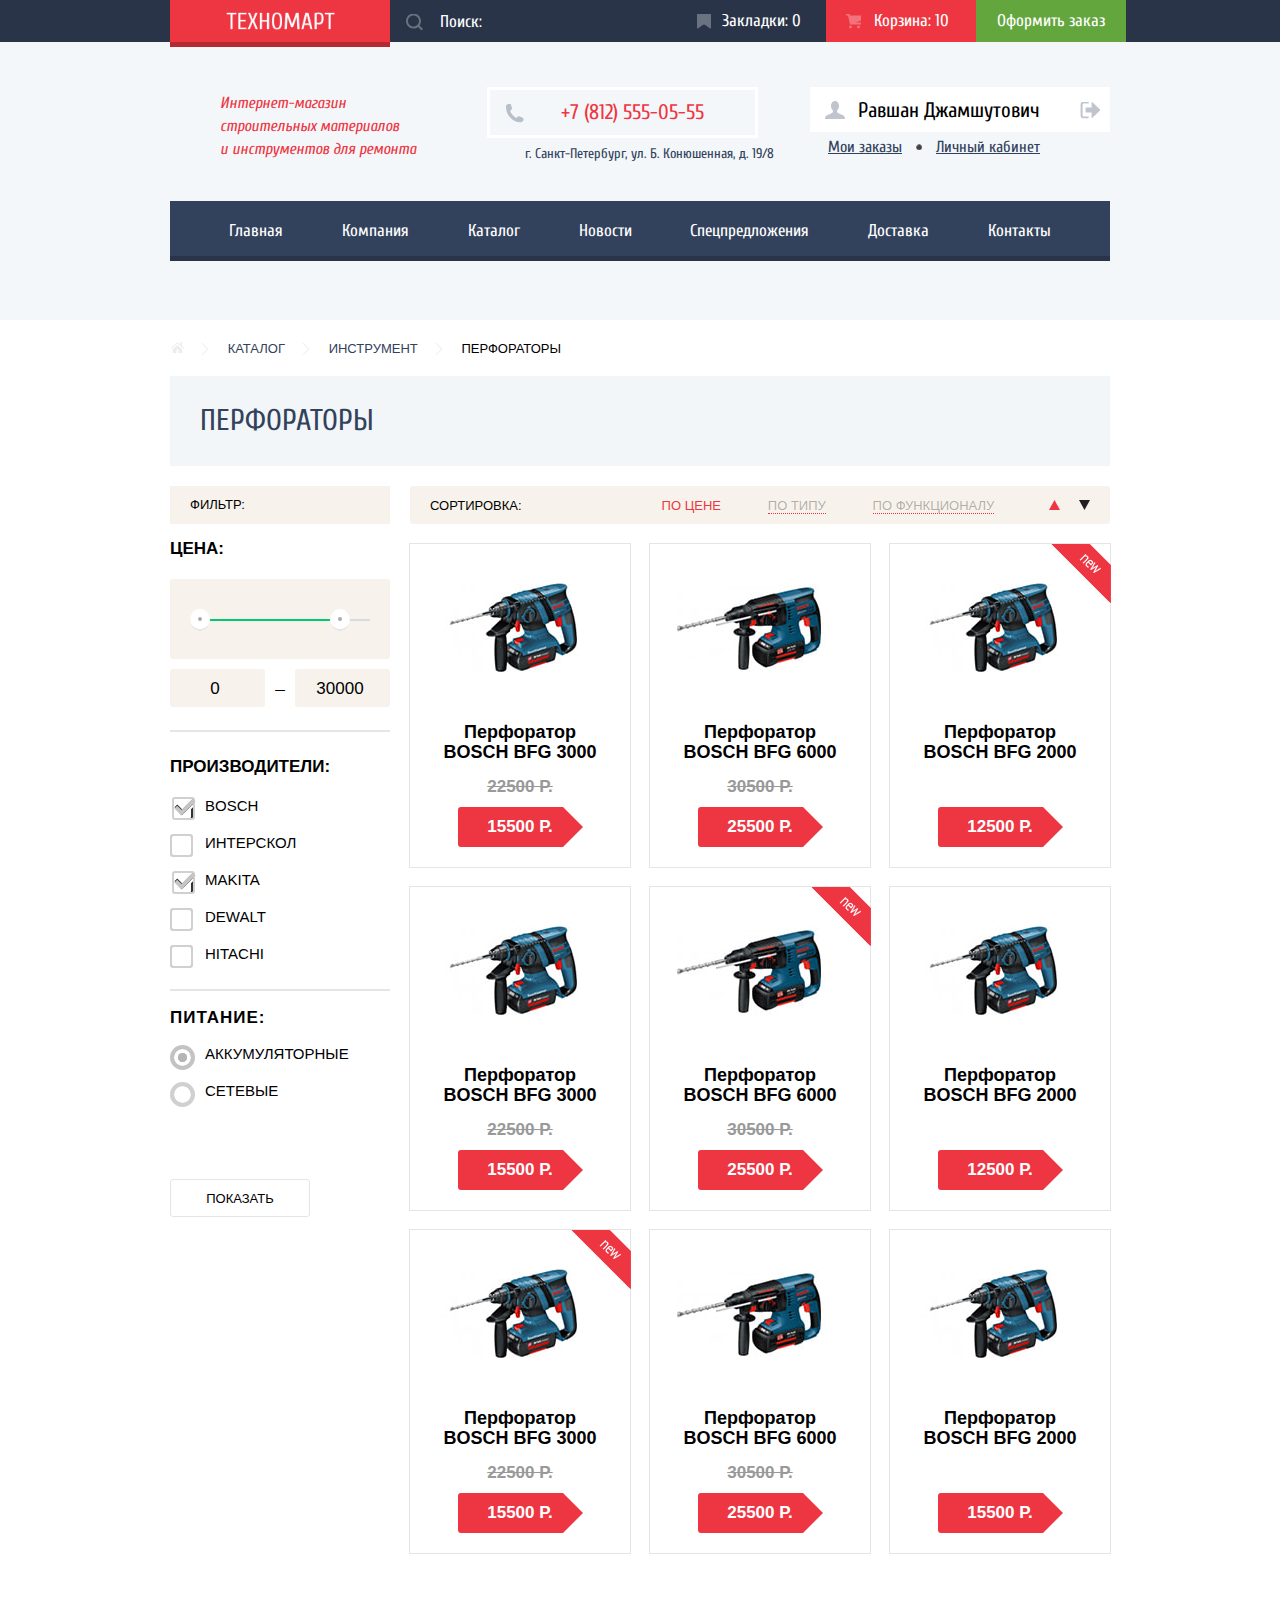
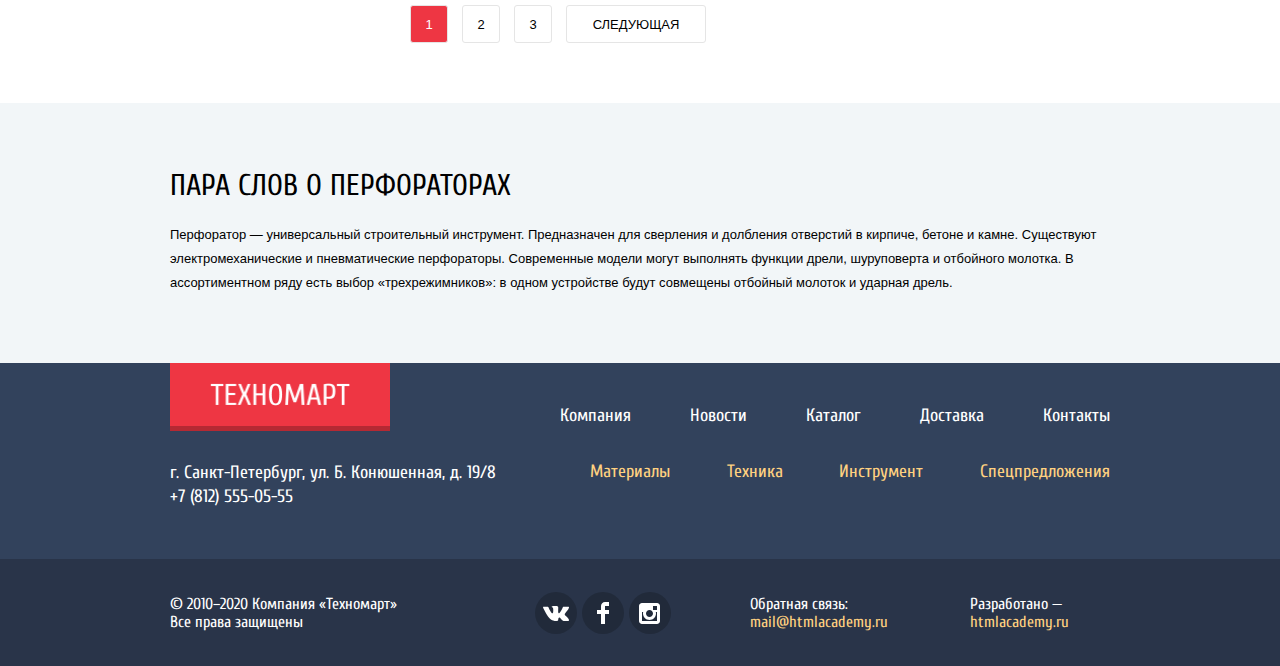
<file: catalog.html>
<!DOCTYPE html>
<html lang="ru">
  <head>
    <meta charset="utf-8">
    <title>HTML Academy: Техномарт</title>
    <link rel="shortcut icon" href="/img/favicon.ico" type="image/x-icon">
    <link rel="stylesheet" href="css/stlye-min.css"  type="text/css">
    <link rel="stylesheet" href="css/normalize-min.css"  type="text/css">
    <link href="https://fonts.googleapis.com/css?family=Cuprum:400,400i,700&display=swap&subset=cyrillic" rel="stylesheet">
  </head>
  <body>
    <header class="header">
      <div class="header__upper__outer">
        <section class="header__upper">
          <h2 class="visually-hidden">Панель управления</h2>
          <div class="wrapper-left">
            <a href="index.html" class="header__upper__logo"></a>
            <div class="header__upper__search">
              <form action="https://echo.htmlacademy.ru" method="post">
                <input type="search" name="search" id="search-field" placeholder="Перфоратор">
                <label for="search-field">Поиск:</label>
              </form>
            </div>
          </div>
          <div class="wrapper-right">
            <div class="header__upper__bookmarks">
              <a href="#" class="header__link__btn header__link__btn-bookmarks">
                Закладки: 0
              </a>
            </div>
            <div class="header__upper__cart">
              <a href="#" class="header__link__btn header__link__btn-cart header__link__btn-cart-active">
                Корзина: 10
              </a>
            </div>
            <div class="header__upper__order">
              <a href="#" class="header__link__btn header__link__btn-order">
                Оформить заказ
              </a>
            </div>
          </div>
        </section>
      </div>
      <div class="header__middle__outer">
        <section class="header__middle">
          <h2 class="visually-hidden">Панель пользователя</h2>
          <p class="header__middle__decription">
            Интернет-магазин <br>
            строительных материалов <br>
            и инструментов для ремонта
          </p>
          <div class="wrapper">
            <div class="header__middle__phone">
              <a href="tel:+78125550555">+7 (812) 555-05-55</a>
            </div>
            <p>г. Санкт-Петербург, ул. Б. Конюшенная, д. 19/8</p>
          </div>
          <div class="header__middle__wrapper-catalog">
            <button type="button" class="btn-logout">Равшан Джамшутович</button>
            <ul>
              <li><a href="#">Мои заказы</a></li>
              <li>&#9899;</li>
              <li><a href="#">Личный кабинет</a></li>             
            </ul>
          </div>
        </section>
        <div class="header__menu">
          <nav>
            <ul>
              <li><a href="index.html">Главная</a></li>
              <li><a href="">Компания</a></li>
              <li><a href="catalog.html">Каталог</a></li>
              <li><a href="">Новости</a></li>
              <li><a href="">Спецпредложения</a></li>
              <li><a href="">Доставка</a></li>
              <li><a href="">Контакты</a></li>
            </ul>
          </nav>
        </div>
      </div>
    </header>

    <main>
      <div class="crumps__outer">
        <section class="crumps">
          <h2 class="visually-hidden">Категории товаров</h2>
          <ul>
            <li><a href="index.html"><img src="img/icon-home.svg" width="14" height="12" alt="Главная страница"></a></li>
            <li><a href="">Каталог</a></li>
            <li><a href="">Инструмент</a></li>
            <li>Перфораторы</li>
          </ul>
          <h1>Перфораторы</h1> 
        </section>
      </div>
      <div class="filters-and-goods__outer">
        <div class="filters-and-goods__inner">
          <section class="filters">
            <h2>Фильтр:</h2>
            <form action="https://echo.htmlacademy.ru" method="post">
              <div class="filter__price">
                <span>Цена:</span>
                <div class="filter__price__range">
                  <div class="range-controls">
                    <div class="scale">
                      <div class="bar"></div>
                    </div>
                      <div class="range-toggle range-toggle-min"></div>
                      <div class="range-toggle range-toggle-max"></div>
                  </div>
                  <div class="price-controls">
                    <div class="price-controls-min">
                      <label for="min-price"></label>
                      <input type="number" name="min-price" id="min-price" value="0" >
                    </div>
                    &#822;
                    <div class="price-controls-max">
                      <label for="max-price"></label>
                      <input type="number" name="max-price" id="max-price" value="30000">
                    </div>
                  </div>
                </div>
              </div>
              <hr>
              <div class="filter-brands">
                <h3>Производители:</h3>
                <input type="checkbox" name="Bosch" id="brands-bosch" class="check__input visually-hidden" checked>
                <label for="brands-bosch" class="check">Bosch</label>
                <input type="checkbox" name="Interskol" id="brands-interskol" class="check__input visually-hidden">
                <label for="brands-interskol" class="check">Интерскол</label>
                <input type="checkbox" name="Makita" id="brands-makita" class="check__input visually-hidden" checked>
                <label for="brands-makita" class="check">Makita</label>
                <input type="checkbox" name="Dewalt" id="brands-dewalt" class="check__input visually-hidden">
                <label for="brands-dewalt" class="check">Dewalt</label>
                <input type="checkbox" name="Hitachi" id="brands-hitachi" class="check__input visually-hidden">
                <label for="brands-hitachi" class="check">Hitachi</label>
                
              </div>
              <hr>
              <div class="filter-power">
                <h3>Питание:</h3>
                <input type="radio" name="power" id="power-portable" value="portable" class="radio__input visually-hidden" checked>
                <label for="power-portable" class="radio">Аккумуляторные</label>
                <input type="radio" name="power" id="power-unportable" value="unportable" class="radio__input visually-hidden">
                <label for="power-unportable" class="radio">Сетевые</label>
              </div>
              
              <button class="btn-white btn-white-filter" type="submit">Показать</button>
            </form>
          </section>
          <section class="goods">
            <h2 class="visually-hidden">Каталог карточек товаров</h2>
            <div class="goods__sorting">
              <h3>Сортировка:</h3>
              <ul class="goods__sorting__buttons">
                <li><a href="#" class="goods__button-active">по цене</a></li>
                <li><a href="#">по типу</a></li>
                <li><a href="#">по функционалу</a></li>
              </ul>
              <ul class="goods__sorting__arrows">
                <li><a href=""><img src="img/icon-up-dir.svg" alt="Сортировка по возрастанию"></a></li>
                <li><a href=""><img src="img/icon-down-dir.svg" alt="Сортировка по убыванию"></a></li>
              </ul>
            </div>
            <ul class="goods__cards">
              <li>
                <div class="goods__cards__item">
                  <div class="flag">новинка</div>
                  <div class="actions">
                    <a href="#" class="item__buy">
                      Купить</a>
                    <a href="#" class="item__bookmark">В закладки</a>
                  </div>
                  <div class="goods__cards__item__image">
                    <img src="img/Perforator_2.jpg" width="218" height="168" alt="Перфоратор Bosch. Модель - BFG 3000">
                  </div>
                  <div class="item__title">Перфоратор BOSCH BFG 3000</div>
                  <div class="item__discount">22500 Р.</div>
                  <div class="item__price">15500 Р.</div>
                </div>
              </li>
              <li>
                <div class="goods__cards__item">
                  <div class="flag">новинка</div>
                  <div class="actions">
                    <a href="#" class="item__buy">Купить</a>
                    <a href="#" class="item__bookmark">В закладки</a>
                  </div>
                  <div class="goods__cards__item__image">
                    <img src="img/Perforator_3.jpg" width="218" height="168" alt="Перфоратор Bosch. Модель -  BFG 6000">
                  </div>
                  <div class="item__title">Перфоратор BOSCH BFG 6000</div>
                  <div class="item__discount">30500 Р.</div>
                  <div class="item__price">25500 Р.</div>
                </div>
              </li>
              <li>
                <div class="goods__cards__item">
                  <div class="flag flag-new">новинка</div>
                  <div class="actions">
                    <a href="#" class="item__buy">Купить</a>
                    <a href="#" class="item__bookmark">В закладки</a>
                  </div>
                  <div class="goods__cards__item__image">
                    <img src="img/Perforator_2.jpg" width="218" height="168" alt="Перфоратор Bosch. Модель -  BFG 2000">
                  </div>
                  <div class="item__title">Перфоратор BOSCH BFG 2000</div>
                  <div class="item__discount"></div>
                  <div class="item__price">12500 Р.</div>
                </div>
              </li>
              <li>
                <div class="goods__cards__item">
                  <div class="flag">новинка</div>
                  <div class="actions">
                    <a href="#" class="item__buy">Купить</a>
                    <a href="#" class="item__bookmark">В закладки</a>
                  </div>
                  <div class="goods__cards__item__image">
                    <img src="img/Perforator_2.jpg" width="218" height="168" alt="Перфоратор Bosch. Модель -  BFG 3000">
                  </div>
                  <div class="item__title">Перфоратор BOSCH BFG 3000</div>
                  <div class="item__discount">22500 Р.</div>
                  <div class="item__price">15500 Р.</div>
                </div>
              </li>
              <li>
                <div class="goods__cards__item">
                  <div class="flag flag-new">новинка</div>
                  <div class="actions">
                    <a href="#" class="item__buy">Купить</a>
                    <a href="#" class="item__bookmark">В закладки</a>
                  </div>
                  <div class="goods__cards__item__image">
                    <img src="img/Perforator_3.jpg" width="218" height="168" alt="Перфоратор Bosch. Модель -  BFG 6000">
                  </div>
                  <div class="item__title">Перфоратор BOSCH BFG 6000</div>
                  <div class="item__discount">30500 Р.</div>
                  <div class="item__price">25500 Р.</div>
                </div>
              </li>
              <li>
                <div class="goods__cards__item">
                  <div class="flag">новинка</div>
                  <div class="actions">
                    <a href="#" class="item__buy">Купить</a>
                    <a href="#" class="item__bookmark">В закладки</a>
                  </div>
                  <div class="goods__cards__item__image">
                    <img src="img/Perforator_2.jpg" width="218" height="168" alt="Перфоратор Bosch. Модель -  BFG 2000">
                  </div>
                  <div class="item__title">Перфоратор BOSCH BFG 2000</div>
                  <div class="item__discount"></div>
                  <div class="item__price">12500 Р.</div>
                </div>
              </li>
              <li>
                <div class="goods__cards__item">
                  <div class="flag flag-new">новинка</div>
                  <div class="actions">
                    <a href="#" class="item__buy">Купить</a>
                    <a href="#" class="item__bookmark">В закладки</a>
                  </div>
                  <div class="goods__cards__item__image">
                    <img src="img/Perforator_2.jpg" width="218" height="168" alt="Перфоратор Bosch. Модель -   BFG 3000">
                  </div>
                  <div class="item__title">Перфоратор BOSCH BFG 3000</div>
                  <div class="item__discount">22500 Р.</div>
                  <div class="item__price">15500 Р.</div>
                </div>
              </li>
              <li>
                <div class="goods__cards__item">
                  <div class="flag">новинка</div>
                  <div class="actions">
                    <a href="#" class="item__buy">Купить</a>
                    <a href="#" class="item__bookmark">В закладки</a>
                  </div>
                  <div class="goods__cards__item__image">
                    <img src="img/Perforator_3.jpg" width="218" height="168" alt="Перфоратор Bosch. Модель -   BFG 6000">
                  </div>
                  <div class="item__title">Перфоратор BOSCH BFG 6000</div>
                  <div class="item__discount">30500 Р.</div>
                  <div class="item__price">25500 Р.</div>
                </div>
              </li>
              <li>
                <div class="goods__cards__item">
                  <div class="flag">новинка</div>
                  <div class="actions">
                    <a href="#" class="item__buy">Купить</a>
                    <a href="#" class="item__bookmark">В закладки</a>
                  </div>
                  <div class="goods__cards__item__image">
                    <img src="img/Perforator_2.jpg" width="218" height="168" alt="Перфоратор Bosch. Модель -   BFG 2000">
                  </div>
                  <div class="item__title">Перфоратор BOSCH BFG 2000</div>
                  <div class="item__discount"></div>
                  <div class="item__price">15500 Р.</div>
                </div>
              </li>
              
            </ul>
            <ul class="goods__pages">
              <li><button type="button" class="btn-white btn-white-number btn-white-number-active">1</button></li>
              <li><button type="button" class="btn-white btn-white-number">2</button></li>
              <li><button type="button" class="btn-white btn-white-number">3</button></li>
              <li><button type="button" class="btn-white btn-white-filter">Следующая</button></li>
            </ul> 
          </section>
        </div>
      </div>
      <div class="info__outer">
        <section class="info">
          <h2>Пара слов о перфораторах</h2>
          <p>
            Перфоратор — универсальный строительный инструмент. Предназначен для сверления и долбления отверстий в кирпиче, бетоне и камне.
            Существуют электромеханические и пневматические перфораторы. Современные модели могут выполнять функции дрели, шуруповерта и отбойного молотка. 
            В ассортиментном ряду есть выбор «трехрежимников»: в одном устройстве будут совмещены отбойный молоток и ударная дрель.
          </p>
        </section>
      </div>
    </main>
 
    <footer class="footer">
      <div class="footer__upper__outer">
        <div class="footer__upper">
          <div>
            <a href="index.html" class="header__upper__logo footer__upper__logo"></a>
          </div>
          <ul>
            <li><a href="">Компания</a></li>
            <li><a href="">Новости</a></li>
            <li><a href="catalog.html">Каталог</a></li>
            <li><a href="">Доставка</a></li>
            <li><a href="">Контакты</a></li>
          </ul>
        </div>
        <div class="footer__bottom">
          <ul>
            <li><a href="">Материалы</a></li>
            <li><a href="">Техника</a></li>
            <li><a href="">Инструмент</a></li>
            <li><a href="">Спецпредложения</a></li>
          </ul>
          <p>
            г. Санкт-Петербург, ул. Б. Конюшенная, д. 19/8<br>
            <a href="tel:+78125550555" class="footer__phone-link">+7 (812) 555-05-55</a>
          </p>
        </div>
      </div>
      <div class="footer__original__outer">
        <div class="footer__original">
          <p>
            © 2010–2020 Компания «Техномарт»<br>
            Все права защищены
          </p>
          <div class="footer__original__socials">
            <a href="https://vk.com/" target="_blank" class="footer__original__socials__icon icon-vk"></a>
            <a href="https://fb.com/" target="_blank" class="footer__original__socials__icon icon-fb"></a>
            <a href="https://instagram.com/" target="_blank" class="footer__original__socials__icon icon-ig"></a> 
          </div>
          <div class="footer__original__developer">
            <p>
              Обратная связь:<br>
              <a href="mailto:mail@htmlacademy.ru">mail@htmlacademy.ru</a>
            </p>
            <p>
              Разработано —<br>
              <a href="https://htmlacademy.ru/intensive/htmlcss" target="_blank"><span>htmlacademy.ru</span></a>
            </p>
          </div>
        </div>
      </div>
    </footer>
    <section class="modal modal-bought visually-hidden">
      <button type="button" class="modal-btn-close">Закрыть всплывающее окно</button>
      <div>
        <img src="img/icon-apply-green.svg" width="66" height="66" alt="Успешно!">
        <h2>Товар добавлен в корзину!</h2>
      </div>
      <div>
        <a href="#">Оформить заказ</a>
        <button type="button" class="modal-btn-continue">Продолжить покупки</button>
      </div>
    </section>
  </body>
</html>
</file>
<file: css/stlye-min.css>
@keyframes bounce{0%{transform:translateY(-2000px)}70%{transform:translateY(30px)}90%{transform:translateY(-10px)}100%{transform:translateY(0)}}@keyframes shake{0%,100%{transform:translateX(0)}10%,30%,50%,70%,90%{transform:translateX(-2px)}20%,40%,60%,80%{transform:translateX(2px)}}html{box-sizing:border-box}*,::before,::after{box-sizing:inherit}body{min-width:940px;padding:0;margin:0;font-family:'Cuprum','Arial Narrow',sans-serif}img{max-width:100%;height:auto}a{text-decoration:none}.visually-hidden{position:absolute;width:1px;height:1px;margin:-1px;padding:0;border:0;clip:rect(0 0 0 0);overflow:hidden}.header__upper__outer{width:100%;height:100%;background:#293449}.header__upper{display:flex;justify-content:space-between;width:940px;max-width:100%;height:42px;margin:0 auto;font-size:17px;color:#fff;background:#293449}.header__upper a{color:#fff}.header__upper__logo{display:block;min-width:220px;min-height:42px;line-height:42px;text-align:center;background-color:#ee3643;background-image:url(../img/logo-big.png);background-position:50% 50%;background-repeat:no-repeat;background-size:109px;box-shadow:0 5px 0 #b52933;outline:none;transition:ease .2s}.header__upper__logo:hover,.header__upper__logo:focus{background-color:#ca2c37;box-shadow:0 5px 0 #9a212a}.header__upper__logo:active{background-color:#ba2732;box-shadow:0 5px 0 #8e1e26}.header__upper__search{min-width:270px;line-height:42px;vertical-align:middle}.header__upper__search label{position:absolute;top:1px;left:0;display:block;width:100%;height:100%;padding-left:50px;font-size:17px}.header__upper__search input[type=search]{position:relative;width:100%;min-height:42px;padding-left:50px;border:none;outline:none;line-height:40px;background-color:transparent;font-family:'Cuprum','Arial Narrow',sans-serif;font-size:17px;color:#fff}.header__upper__search input[type=search]::-webkit-input-placeholder{color:#000;opacity:0}.header__upper__search input[type=search]:focus::-webkit-input-placeholder,.header__upper__search input[type=search]:active::-webkit-input-placeholder{opacity:1}.header__upper__search input[type=search]:-moz-placeholder{color:#000;opacity:0}.header__upper__search input[type=search]:focus:-moz-placeholder,.header__upper__search input[type=search]:active:-moz-placeholder{opacity:1}.header__upper__search input[type=search]::-moz-placeholder{color:#000;opacity:0}.header__upper__search input[type=search]:focus::-moz-placeholder,.header__upper__search input[type=search]:active::-moz-placeholder{opacity:1}.header__upper__search input[type=search]:-ms-input-placeholder{color:#000;opacity:0}.header__upper__search input[type=search]:focus:-ms-input-placeholder,.header__upper__search input[type=search]:active:-ms-input-placeholder{opacity:1}.header__upper__search input[type=search]:hover{background-color:#212a3a}.header__upper__search input[type=search]:active,.header__upper__search input[type=search]:focus{color:#000;background-color:#fff;background-image:url(../img/icon-search-red.svg);background-position:16px 13px;background-repeat:no-repeat}.header__upper__search input[type=search]:focus + label,.header__upper__search input[type=search]:active + label{opacity:0}.header__upper__search{position:relative}input[type=search] + label::before{position:absolute;content:"";top:50%;left:16px;display:block;width:17px;height:17px;background-image:url(../img/icon-search.svg);background-position:50% 50%;background-repeat:no-repeat;opacity:.3;transform:translateY(-50%)}input[type=search] + label:hover::before{opacity:1}.header__link__btn{display:block;min-width:150px;min-height:42px;text-align:center;line-height:42px;transition:ease .2s}.header__link__btn-bookmarks{position:relative;padding-left:20px;outline:none;background-color:#293449}.header__link__btn-bookmarks:hover,.header__link__btn-bookmarks:focus{background-color:#212a3a}.header__link__btn-bookmarks:active{opacity:.6}.header__link__btn-bookmarks::before{position:absolute;content:"";top:50%;left:15px;width:15px;height:15px;background:url(../img/icon-bookmark.svg) 50% 50% no-repeat;opacity:.3;transform:translateY(-50%);transition:ease .2s}.header__link__btn-bookmarks:hover::before,.header__link__btn-bookmarks:focus::before{opacity:1}.header__link__btn-cart{position:relative;padding-left:20px;outline:none;background-color:#293449}.header__link__btn-cart:hover,.header__link__btn-cart:focus{background-color:#212a3a}.header__link__btn-cart:active{opacity:.6}.header__link__btn-cart::before{position:absolute;content:"";top:50%;left:18px;width:15px;height:15px;background:url(../img/icon-cart.svg) 50% 50% no-repeat;opacity:.3;transform:translateY(-50%);transition:ease .2s}.header__link__btn-cart:hover::before,.header__link__btn-cart:focus::before{opacity:1}.header__link__btn-cart-active{background-color:#ee3643}.header__link__btn-cart-active:hover,.header__link__btn-cart-active:focus{background-color:#ca2c37}.header__link__btn-order{outline:none;background-color:#63a63e;transition:ease .2s}.header__link__btn-order:hover,.header__link__btn-order:focus{background-color:#5fbb2d}.header__link__btn-order:active{opacity:.6}.header__middle__outer{width:100%;min-height:278px;background:#f4f7f9}.header__middle{display:flex;justify-content:space-between;align-items:flex-start;width:940px;max-width:100%;margin:0 auto;padding-top:45px;padding-bottom:25px}.header__middle__decription{width:200px;margin:0;padding:0;margin-top:5px;margin-left:50px;margin-bottom:15px;font-size:16px;font-style:italic;line-height:23px;color:#ee3643}.header__middle .wrapper{width:300px}.header__middle__phone{position:relative;width:265px;min-height:40px;margin:0;padding:0;margin-top:5px;margin-left:27px;padding-left:20px;outline:3px solid #fff;font-size:21px;line-height:40px;text-align:center;color:#ee3643}.header__middle__phone a{color:#ee3643}.header__middle__phone::before{position:absolute;content:"";top:50%;left:15px;width:19px;height:19px;background:url(../img/icon-phone.svg) 50% 50% no-repeat;transform:translateY(-50%)}.header__middle__phone + p{width:265px;margin-top:10px;margin-left:27px;font-size:14px;text-align:center;color:#32425c}.header__middle__wrapper{width:300px;padding-left:20px}.header__middle .btn{position:relative;display:inline-block;float:left;min-width:120px;min-height:45px;margin-right:10px;padding-left:25px;border:none;outline:none;font-family:'Cuprum','Arial Narrow',sans-serif;font-size:21px;line-height:45px;text-align:center;vertical-align:middle;color:#000;background-color:#fff;cursor:pointer;transition:ease .2s}.header__middle__wrapper .btn::before{position:absolute;content:"";top:50%;left:15px;width:20px;height:17px;background:url(../img/icon-login.svg) 50% 50% no-repeat;opacity:.3;transform:translateY(-50%);transition:ease .2s}.header__middle__wrapper .btn:hover::before,.header__middle__wrapper .btn:focus::before{opacity:1}.header__middle__wrapper .btn:active::before{opacity:.3}.header__middle .btn:hover,.header__middle .btn:focus{color:#ee3643}.header__middle .btn:active{color:rgba(0,0,0,0.3)}.header__middle .link-btn{display:inline-block;min-width:150px;min-height:45px;margin-bottom:10px;padding:0 10px;border:none;outline:none;font-size:21px;line-height:45px;text-align:center;vertical-align:middle;color:#000;background-color:#fff;transition:ease .2s}.header__middle .link-btn:hover,.header__middle .link-btn:focus{color:#ee3643}.header__middle .link-btn:active{color:rgba(0,0,0,0.3)}.header__menu ul{display:flex;justify-content:space-around;align-items:center;flex-wrap:wrap;width:940px;max-width:100%;height:60px;margin:0 auto;padding:0}.header__menu li{height:60px;flex-grow:1;flex-shrink:0;background:#32425c;list-style:none;box-shadow:inset 0 -5px 0 #293449;transition:ease .2s;cursor:pointer}.header__menu li:first-child{padding-left:30px}.header__menu li:last-child{padding-right:30px}.header__menu li:hover,.header__menu a:focus{background:#293449}.header__menu li:active a,.header__menu li:active{background-color:#1d2739;color:rgba(255,255,255,0.5);box-shadow:inset 0 -5px 0 #1d2739}.header__menu a{display:block;width:100%;height:100%;padding-left:10px;padding-right:10px;outline:none;color:#fff;font-size:17px;text-align:center;line-height:60px;transition:ease .2s}.catalog{display:-ms-grid;display:grid;gap:20px;-ms-grid-columns:300px 20px 300px 20px 300px;grid-template-columns:300px 300px 300px;-ms-grid-rows:123px 20px 123px 20px 123px;grid-template-rows:123px 123px 123px;width:940px;max-width:100%;margin:0 auto;padding-top:60px;padding-bottom:50px}.catalog > :nth-child(3){-ms-grid-row:1;-ms-grid-column:1}.catalog > :nth-child(4){-ms-grid-row:1;-ms-grid-column:3}.catalog > :nth-child(5){-ms-grid-row:1;-ms-grid-column:5}.catalog > :nth-child(6){-ms-grid-row:3;-ms-grid-column:1}.catalog > :nth-child(7){-ms-grid-row:3;-ms-grid-column:5}.catalog > :nth-child(8){-ms-grid-row:5;-ms-grid-column:5}.catalog > :nth-child(9){-ms-grid-row:5;-ms-grid-column:1}.catalog > :nth-child(10){-ms-grid-row:5;-ms-grid-column:3}.catalog > :nth-child(11){-ms-grid-row:5;-ms-grid-column:5}.catalog__card{position:relative;margin-bottom:20px;width:100%;height:123px;font-size:24px;line-height:30px;color:#fff}.catalog__card .flag{right:0}.catalog__card h3{max-width:200px;margin:0;margin-top:20px;margin-left:25px;font-size:24px}.catalog__card a{position:absolute;top:60px;left:25px;display:block;width:135px;border-radius:3px;outline:none;min-height:38px;font-size:14px;line-height:38px;text-align:center;text-transform:uppercase;color:#fff;background-color:rgba(0,0,0,0.1);transition:ease .2s}.catalog__card a:hover,.catalog__card a:focus{background-color:rgba(0,0,0,0.2)}.catalog__card a:active{background-color:rgba(0,0,0,0.3)}.catalog__card-materials{background-color:#ffbf47}.catalog__card-materials::after{position:absolute;content:"";top:50%;right:40px;width:44px;height:66px;background:url(../img/icon-1.svg) 50% 50% no-repeat;transform:translateY(-50%)}.catalog__card-instrument{background-color:#3bbce3}.catalog__card-instrument::after{position:absolute;content:"";top:50%;right:30px;width:75px;height:61px;background:url(../img/icon-2.svg) 50% 50% no-repeat;transform:translateY(-50%)}.catalog__card-technic{background-color:#dc91d8}.catalog__card-technic::after{position:absolute;content:"";top:50%;right:30px;width:78px;height:62px;background:url(../img/icon-3.svg) 50% 50% no-repeat;transform:translateY(-50%)}.catalog__card-discount{background-color:#8ed78f}.catalog__card-discount::after{position:absolute;content:"";top:50%;right:45px;width:59px;height:72px;background:url(../img/icon-4.svg) 50% 50% no-repeat;transform:translateY(-50%)}.catalog__card-delivery{background-color:#ffc047}.catalog__card-delivery::after{position:absolute;content:"";top:50%;right:30px;width:78px;height:63px;background:url(../img/icon-5.svg) 50% 50% no-repeat;transform:translateY(-50%)}.slider{position:relative;-ms-grid-column:1;grid-column-start:1;-ms-grid-column-span:3;grid-column-end:3;-ms-grid-row:3;grid-row-start:2;-ms-grid-row-span:3;grid-row-end:4;width:620px;margin-bottom:20px}.slider input{display:none}.slider__controls{position:absolute;bottom:15px;left:50%;z-index:3;text-align:center;-webkit-transform:translateX(-50%);transform:translateX(-50%)}.slider__controls .slider__btn{display:inline-block;width:10px;height:10px;margin:0 3px;border:2px solid #fff;border-radius:50%;text-align:center;vertical-align:middle;background-color:#fff;cursor:pointer;box-shadow:0 0 2px 0 rgba(0,0,0,0.8);transition:background-color .2s}.slider__controls .slider__arrow-left{position:absolute;left:-265px;bottom:80px;z-index:3;display:inline-block;width:22px;height:40px;margin:0;text-align:center;vertical-align:middle;background:url(../img/icon-arrow-left.svg) 50% 50% no-repeat;cursor:pointer}.slider__controls .slider__arrow-right{position:absolute;left:285px;bottom:80px;z-index:3;display:inline-block;width:22px;height:40px;margin:0;text-align:center;vertical-align:middle;background:url(../img/icon-arrow-right.svg) 50% 50% no-repeat;cursor:pointer}#btn-1:checked ~ .slider__controls .slider__btn[for="btn-1"]{background-color:#ee3643}#btn-2:checked ~ .slider__controls .slider__btn[for="btn-2"]{background-color:#ee3643}#btn-1:checked ~ .slider__inner .sliders__lides{transform:translate(0)}#btn-2:checked ~ .slider__inner .slider__slides{transform:translate(-620px)}.slider__inner{overflow:hidden}.slider__slides{width:200%;color:#fff;transition:transform .8s ease}.slider__slide-1{position:relative}.slider__slide-2{position:relative}.slider__slides h2{position:absolute;top:20px;left:30px;margin:0;font-size:36px;text-transform:uppercase}.slider__slides p{position:absolute;top:60px;left:30px;margin:0;font-size:18px}.slider__slides div{float:left;width:620px;height:266px}.slider .btn-link-red{position:absolute;left:25px;bottom:5px;width:195px}.popular{width:940px;max-width:100%;margin:0 auto}.popular__heading,.brands__heading{display:flex;justify-content:space-between;align-items:center;height:90px;margin-bottom:20px;padding:0 25px 0 30px;background-color:#f9f5f0}.popular h2,.brands__heading h2{margin:0;margin-right:20px;font-size:30px;font-weight:400;text-transform:uppercase;color:#32425c}.popular a,.brands__heading a{width:253px}.popular ul{display:flex;justify-content:space-between;flex-wrap:wrap;margin:0;padding:0;font-family:'PT Sans','Tahoma',sans-serif;list-style:none}.brands{width:940px;max-width:100%;margin:0 auto;padding-bottom:70px}.brands__wrapper{display:flex;justify-content:space-between;flex-wrap:wrap;margin:0;padding:0;list-style:none}.brands__wrapper__item{position:relative;display:flex;justify-content:center;align-items:center;width:218px;height:143px;margin-bottom:20px;border:1px solid #e5e5e5;outline:none;background-position:50% 50%;background-repeat:no-repeat;transition:ease .2s}.brands__wrapper__item:hover,.brands__wrapper__item:focus{border:none;box-shadow:0 0 10px rgba(41,52,73,0.25)}.brands__wrapper__item:active{box-shadow:0 0 10px rgba(41,52,73,1);opacity:.3}.features__outer{background-color:#f4f8fa}.features{width:940px;max-width:100%;margin:0 auto;padding-top:60px;padding-bottom:0}.features__title{margin:0;margin-bottom:25px;font-size:30px;font-weight:400;text-transform:uppercase}.features p{width:400px;padding:0;margin:0;margin-bottom:65px;font-family:'PT Sans','Tahoma',sans-serif;font-size:13px;line-height:24px}.features__bottom{position:relative;display:flex;justify-content:flex-start}.features__bottom__buttons{position:relative;width:240px;margin-right:80px;margin-bottom:95px}.features__bottom__buttons::after{content:"";position:absolute;right:0;top:-25%;z-index:2;width:10px;height:279px;background:url(../img/btns-shadow.png) 100% 50% no-repeat}.features__bottom__buttons ul{margin:0;padding:0;list-style:none}.features__bottom__buttons__btn{display:block;z-index:-1;width:240px;min-height:65px;padding-left:25px;border-top:1px solid #405069;border-bottom:1px solid #293449;border-left:none;border-right:none;outline:none;font-family:'Cuprum','Arial Narrow',sans-serif;font-size:21px;font-weight:700;text-align:left;color:#fff;background-color:#32425c;cursor:pointer;transition:ease .2s}.features__bottom__buttons__btn:hover,.features__bottom__buttons__btn:focus{background-color:#293449}.features__bottom__buttons__btn-active{border:none;color:#32425c;background-color:#fff}.features__bottom__buttons__btn-active:hover,.features__bottom__buttons__btn-active:focus{background-color:#fff}.features__bottom__text{justify-self:center}.features__bottom__text h2{margin:0;margin-bottom:25px;font-size:36px;font-weight:400;text-transform:uppercase;color:#32425c}.features__bottom__text p{position:relative;z-index:2;width:375px}.features__bottom__text--delivery p{width:275px}.features__bottom__text img{position:absolute;display:block;right:0;bottom:0;z-index:1}.features__bottom__img{width:500px;height:280px;background:url(../img/services-car.png) 100% 100% no-repeat}.columns-2__outer{position:relative;z-index:2;width:100%;min-height:500px;padding-top:80px;padding-bottom:80px}.columns-2{display:flex;justify-content:space-between;width:940px;max-width:100%;margin:0 auto}.about{margin-right:140px}.about h2,.contacts h2{margin:0;margin-bottom:25px;font-size:30px;font-weight:400;text-transform:uppercase}.about p,.contacts p{margin:0;padding:0;margin-bottom:20px;font-family:'PT Sans','Tahoma',sans-serif;font-size:13px;line-height:24px}.about p:nth-of-type(2){width:400px}.contacts p{margin-bottom:35px;width:200px}.about ul{margin:0;margin-bottom:35px;padding-left:30px;font-size:18px;line-height:20px;list-style:none}.about li{position:relative;padding-left:5px;margin-bottom:20px}.about li::before{position:absolute;content:"";left:-30px;top:11px;display:block;width:25px;height:2px;background-color:#ee3643}.btn-link-red,.btn-red{display:block;min-width:150px;min-height:38px;border:none;border-radius:5px;outline:none;font-family:'Cuprum','Arial Narrow',sans-serif;font-size:14px;line-height:38px;text-align:center;text-transform:uppercase;color:#fff;background:#ee3643;cursor:pointer;transition:ease .2s}.btn-link-red:hover,.btn-link-red:focus,.btn-red:hover,.btn-red:focus{background-color:#ca2c37}.btn-link-red:active,.btn-red:active{background-color:#ba2732}.btn-link-red{width:220px}.btn-red{width:300px}.btn-map{display:block;width:300px;height:160px;margin-bottom:35px;border:none;background:url(../img/min-map.png);cursor:pointer}.footer__upper__outer{width:100%;background-color:#32425c}.footer__upper{display:flex;justify-content:space-between;width:940px;max-width:100%;margin:0 auto;background-color:#32425c}.footer__upper__logo{height:63px;background-size:140px}.footer__upper ul{margin:0 0 20px}.footer__upper ul,.footer__bottom ul{display:flex;justify-content:space-between;list-style:none;flex-wrap:wrap;width:550px;margin:0;padding:0;font-size:18px}.footer__upper ul{margin-bottom:35px}.footer__bottom li{margin-left:30px}.footer__upper li{margin-top:42px}.footer__upper a{outline:none;color:#fff}.footer a:hover,.footer a:focus{text-decoration:underline}.footer__upper a:active,.footer__bottom a:active{opacity:.5}.footer__bottom{display:flex;justify-content:space-between;width:940px;max-width:100%;margin:0 auto;background-color:#32425c}.footer__bottom li{margin-bottom:20px}.footer__bottom a,.footer__original a{outline:none;color:#ffd180}.footer__bottom p{order:-1;width:334px;margin:0;margin-bottom:50px;font-size:18px;line-height:24px;color:#fff}.footer__bottom .footer__phone-link{text-decoration:none;color:#fff}.footer__original__outer{width:100%;min-height:107px;background-color:#293449}.footer__original{display:flex;justify-content:space-between;align-items:center;width:940px;max-width:100%;margin:0 auto;padding-top:20px;color:#fff;background-color:#293449}.footer__original p{width:250px}.footer__original__socials{display:flex;margin-left:25px;justify-content:space-between;flex-wrap:wrap}.footer__original__socials__icon{width:42px;height:42px;margin-right:5px;border-radius:50%;background-color:#212a3a;background-position:50% 50%;background-repeat:no-repeat;transition:ease .2s}.footer__original__socials__icon:hover,.footer__original__socials__icon:focus{background-color:#ee3643}.icon-vk{background-image:url(../img/icon-vk.svg)}.icon-fb{background-image:url(../img/icon-fb.svg)}.icon-ig{background-image:url(../img/icon-ig.svg)}.footer__original__developer{display:flex;justify-content:flex-end}.footer__original__developer p{width:110px}.footer__original__developer p:last-child{margin-left:80px}.footer__original__developer a:active{color:#ee3643}.buttons__wrapper{display:flex}.btn-profile{position:relative;display:block;width:250px;height:45px;margin-bottom:5px;padding-left:48px;border:none;outline:none;font-family:'Cuprum','Arial Narrow',sans-serif;text-align:left;font-size:21px;background-color:#fff;cursor:pointer;transition:ease .2s}.btn-profile::before{position:absolute;content:"";top:50%;left:15px;width:20px;height:18px;background:url(../img/icon-user.svg) 50% 50% no-repeat;opacity:.3;transform:translateY(-50%);transition:ease .2s}.btn-logout{position:relative;display:block;width:50px;height:45px;margin-bottom:5px;padding-left:48px;border:none;outline:none;font-family:'Cuprum','Arial Narrow',sans-serif;text-align:left;font-size:21px;background-color:#fff;cursor:pointer;transition:ease .2s}.btn-logout::before{position:absolute;content:"";top:50%;right:10px;width:20px;height:17px;background:url(../img/icon-logout.svg) 50% 50% no-repeat;opacity:.3;transform:translateY(-50%);transition:ease .2s}.btn-profile:hover::before,.btn-logout:hover::before,.btn-profile:focus::before,.btn-logout:focus::before{opacity:1}.btn-profile:active{color:rgba(0,0,0,0.3)}.header__middle__wrapper-catalog{width:300px}.header__middle__wrapper-catalog ul{margin:0;padding-left:18px}.header__middle__wrapper-catalog li:first-child{list-style:none}.header__middle__wrapper-catalog li:nth-child(2){padding:0 10px;font-size:5px;vertical-align:middle}.header__middle__wrapper-catalog li{display:inline-block;text-align:center;vertical-align:middle}.header__middle__wrapper-catalog a{outline:none;color:#32425c;text-decoration:underline}.header__middle__wrapper-catalog a:hover,.header__middle__wrapper-catalog a:focus{color:#ee3643}.header__middle__wrapper-catalog a:active{color:rgba(0,0,0,0.3)}.crumps{width:940px;margin:0 auto;text-transform:uppercase}.crumps ul{margin:20px 0;padding:0;font-family:'PT Sans','Tahoma',sans-serif;font-size:13px;list-style:none}.crumps li{position:relative;display:inline-block;padding-right:40px;text-align:center;vertical-align:middle}.crumps a{outline:none;color:#32425c}.crumps a:hover,.crumps a:focus{color:#ee3643}.crumps a:active{color:rgba(0,0,0,0.3)}.crumps h1{width:940px;height:90px;margin:0;margin-bottom:20px;color:#32425c;font-size:30px;line-height:90px;padding-left:30px;font-weight:400;background:#f2f6f8}.crumps a::after{position:absolute;content:"";top:2px;right:15px;width:8px;height:12px;background-image:url(../img/icon-right-arrow-small.svg);background-position:50% 50%;background-repeat:no-repeat;opacity:.3}.crumps img{opacity:.3}.filters-and-goods__inner{display:flex;justify-content:space-between;width:940px;max-width:100%;margin:0 auto}.filters{width:220px;font-family:'PT Sans','Tahoma',sans-serif;font-size:15px;text-transform:uppercase}.filters h2{width:220px;height:38px;margin:0;margin-bottom:10px;padding-left:20px;font-size:13px;line-height:38px;font-weight:400;background-color:#f7f3ec}.filter__price span{display:block;margin:0;margin-bottom:15px;font-size:17px;font-weight:700;line-height:30px}.filter-brands h3{margin:0;margin-top:25px;margin-bottom:20px;font-size:17px}.filter-power h3{letter-spacing:1px;font-size:17px}.range-controls{position:relative;width:220px;height:80px;margin-bottom:10px;padding-top:40px;border-radius:3px;background-color:#f7f3ec}.range-controls .scale{width:180px;height:2px;margin:0 auto;background:#d7dcde}.range-controls .bar{width:80%;height:2px;background:#00ca74}.range-toggle{position:absolute;top:30px;width:20px;height:22px;border-radius:50%;background-image:url(../img/filter-button.svg);background-color:#fff;cursor:pointer}.range-toggle-min{left:20px}.range-toggle-max{right:40px}.price-controls{font-size:17px;text-align:center;line-height:38px}.price-controls::after{display:table;content:"";clear:both}.price-controls-min{float:left;width:95px;height:38px;margin-bottom:15px;border-radius:3px;background-color:#f7f3ec}.price-controls-max{float:right;width:95px;height:38px;margin-bottom:15px;border-radius:3px;background-color:#f7f3ec}.price-controls input{width:80px;margin:0;margin-left:10px;border:none;font:inherit;font-size:17px;text-align:center;color:inherit;background:none}.check{position:relative;display:block;padding-left:35px;padding-bottom:23px}.check:hover .check__input::before{border-color:red;background:#000}.check::before{position:absolute;content:"";display:block;width:27px;height:23px;margin-left:-35px;background:url(../img/checkbox-off.svg) 50% 50% no-repeat;opacity:.8}.check__input:checked + .check::before{background-image:url(../img/checkbox-on.svg);margin-left:-33px}.check__input:disabled + .check::before{opacity:.3}.check__input:checked:disabled + .check::before{opacity:.3}.check__input:focus + .check::before{opacity:1}.radio{position:relative;display:block;padding-left:35px;padding-bottom:20px}.radio::before{position:absolute;content:"";display:block;width:25px;height:25px;margin-left:-35px;background:url(../img/radio-off.svg) 50% 50% no-repeat;opacity:.8}.radio:last-of-type{padding-bottom:85px}.radio__input:checked + .radio::before{background-image:url(../img/radio-on.svg)}.radio__input:disabled + .radio::before{opacity:.3}.radio__input:checked:disabled + .radio::before,.radio__input:checked:disabled + .radio::after{opacity:.3}.radio__input:focus + .radio::before{opacity:1}.btn-white{height:38px;border:solid 1px #e5e5e5;border-radius:3px;outline:none;font-family:'PT Sans','Tahoma',sans-serif;font-size:13px;text-transform:uppercase;background-color:#fff;cursor:pointer;transition:ease .2s}.btn-white:hover,.btn-white:focus{border-color:#bdc6ca}.btn-white:active{border-color:#ee3643}.btn-white-filter{width:140px}.filters hr{margin-bottom:15px;border:1px solid #e5e5e5}.goods{width:700px;max-width:100%}.goods__sorting{display:flex;justify-content:space-between;align-items:center;min-height:38px;margin-bottom:20px;padding:0 20px;border-radius:3px;font-family:'PT Sans','Tahoma',sans-serif;font-size:13px;text-transform:uppercase;background-color:#f7f3ec}.goods__sorting h3{margin:0;margin-right:100px;font-size:13px;font-weight:400;text-transform:uppercase}.goods__sorting__buttons{display:flex;justify-content:space-between;align-items:center;flex-wrap:wrap;flex-grow:1;list-style:none}.goods__sorting__buttons li{text-align:center}.goods__sorting__arrows{list-style:none}.goods__sorting__arrows li{display:inline-block;margin-left:15px;text-align:center;vertical-align:middle}.goods__sorting__arrows img{fill:aqua}.goods__sorting__buttons a{border-bottom:dotted 1px #ee3643;color:rgba(0,0,0,0.3);transition:ease .2s}.goods__sorting .goods__button-active{border:none;color:#ee3643}.goods__sorting__buttons a:hover,.goods__sorting__buttons a:focus{border-bottom-width:1px;border-bottom-style:solid;color:#000}.goods__sorting__buttons a:active{border-bottom:none;color:#ee3643}.goods__arrow--up{display:block;width:11px;height:10px;background:url(../img/icon-up-dir.svg) 50% 50% no-repeat;opacity:.3}.goods__arrow--down{display:block;width:11px;height:10px;background:url(../img/icon-down-dir.svg) 50% 50% no-repeat;opacity:.3}.goods__arrow--active{opacity:1}.goods__cards{display:flex;justify-content:flex-start;flex-wrap:wrap;padding:0;font-family:'PT Sans','Tahoma',sans-serif;list-style:none;font-size:0}.goods__cards__item{position:relative;display:inline-block;width:220px;margin-right:20px;margin-bottom:20px;outline:solid 1px #e5e5e5;font-size:16px;font-weight:700;line-height:20px;text-align:center;vertical-align:middle;transition:ease .2s}.goods__cards__item:hover,.goods__cards__item:focus{box-shadow:0 0 10px rgba(41,52,73,0.25)}.goods li:nth-child(3n) .goods__cards__item{margin-right:0}.popular li:last-child .goods__cards__item{margin-right:0}.flag{position:absolute;top:-1px;right:-1px;z-index:20;width:60px;height:60px;text-indent:-1000px;overflow:hidden}.flag-new{background:url(../img/new-flag.png) 50% 50% no-repeat}.actions{display:none;position:absolute;top:0;left:0;z-index:10;width:220px;height:168px;padding:50px 0;background-color:rgba(255,255,255,0.9)}.goods__cards__item:hover .actions{display:block}.actions .item__buy,.actions .item__bookmark{position:relative;display:block;width:135px;margin:0 auto;margin-bottom:7px;padding:7px 25px;border:3px solid #63a63e;border-radius:3px;outline:none;color:#fff;font-family:'Cuprum','Arial Narrow',sans-serif;font-size:14px;font-weight:400;line-height:18px;text-transform:uppercase;transition:ease .2s}.actions .item__buy{color:#fff;background-color:#63a63e;border-bottom-color:#367315}.actions .item__bookmark{padding:7px 10px}.item__buy::before{position:absolute;content:"";top:8px;left:10px;width:15px;height:15px;background:url(../img/icon-cart.svg) 50% 50% no-repeat;opacity:.3;transition:ease .2s}.item__buy:hover::before,.item__buy:focus::before{opacity:1}.actions .item__buy:hover,.actions .item__buy:focus{border-color:#5fbb2d;border-bottom-color:#367315;background-color:#5fbb2d}.actions .item__buy:active{border-color:#518534;background-color:#518534}.actions .item__bookmark{color:#32425c;background-color:#fff}.actions .item__bookmark:hover,.actions .item__bookmark:focus{border-color:#32425c}.actions .item__bookmark:active{opacity:.3}.goods__cards__item__image{width:220px;height:168px}.item__title{min-height:40px;margin:10px auto 15px;padding:0 25px;font-size:18px}.item__discount{min-height:20px;padding:0 25px;margin-bottom:10px;font-size:17px;text-decoration:line-through;color:#999}.item__price{position:relative;width:140px;margin:10px auto 15px;padding:10px 5px;border-radius:3px;font-size:17px;color:#fff;background-color:#ee3643}.item__price::after{position:absolute;content:"";top:0;right:-20px;width:0;height:0;border:20px solid #fff;border-left-color:#ee3643}.goods__pages{margin:35px 0 60px;padding:0;outline:none;list-style:none}.goods__pages li{display:inline-block;text-align:center;vertical-align:middle}.btn-white-number{width:38px;margin-right:5px}.btn-white-number-active{color:#fff;background-color:#ee3643}.info__outer{background-color:#f2f6f8}.info h2{margin:0 0 20px;font-family:'Cuprum','Arial Narrow',sans-serif;font-size:30px;font-weight:400;text-transform:uppercase}.info{width:940px;max-width:100%;margin:0 auto;padding:65px 0 55px}.info p{font-family:'PT Sans','Tahoma',sans-serif;font-size:13px;line-height:24px}.modal{position:fixed;top:50%;left:50%;z-index:5;display:none;width:620px;max-width:100%;max-height:100%;background-color:#fff}.modal-show{display:block;animation:bounce .6s}.modal-error{animation:shake .6s}.modal-writeus{min-width:620px;min-height:424px;margin-left:-310px;margin-top:-230px;font-size:18px;box-shadow:0 10px 15px 1px rgba(0,0,0,0.5),0 -7px 0 0 #ff5357}.modal-writeus .wrapper{padding:50px 80px 35px}.modal-btn-close{position:absolute;top:10px;right:10px;width:21px;height:21px;border:none;background:url(../img/btn-cross.svg) 50% 50% no-repeat;cursor:pointer}.modal-writeus__wrapper form{display:flex;justify-content:space-between;flex-wrap:wrap}.modal-writeus p{margin:0;padding:0}.modal-writeus__left{width:48%}.modal-writeus__right{width:48%}.modal-writeus__text{width:100%}.modal-writeus-btn button{width:100%}.modal-writeus label{display:block;margin-bottom:10px}.modal-writeus input{width:100%;padding:14px;margin-bottom:25px;border:2px solid #dee3e4;border-radius:3px;font-family:'PT Sans','Tahoma',sans-serif;font-size:13px;color:#a9a9a9}.modal-writeus textarea{width:100%;padding:14px;border:2px solid #dee3e4;border-radius:3px;font-family:'PT Sans','Tahoma',sans-serif;font-size:13px;color:#a9a9a9;resize:none}.modal-writeus-btn{width:100%;padding:37px 80px;background-color:#f4f4f4}.modal-map{min-width:940px;min-height:448px;margin-left:-470px;margin-top:-224px;box-shadow:0 0 15px 1px rgba(0,0,0,0.5)}.modal-map div{position:relative}.modal-map p{position:absolute;z-index:-1;top:0;left:0;margin:0;padding:0}.modal-map iframe{z-index:2;border:none}
</file>
